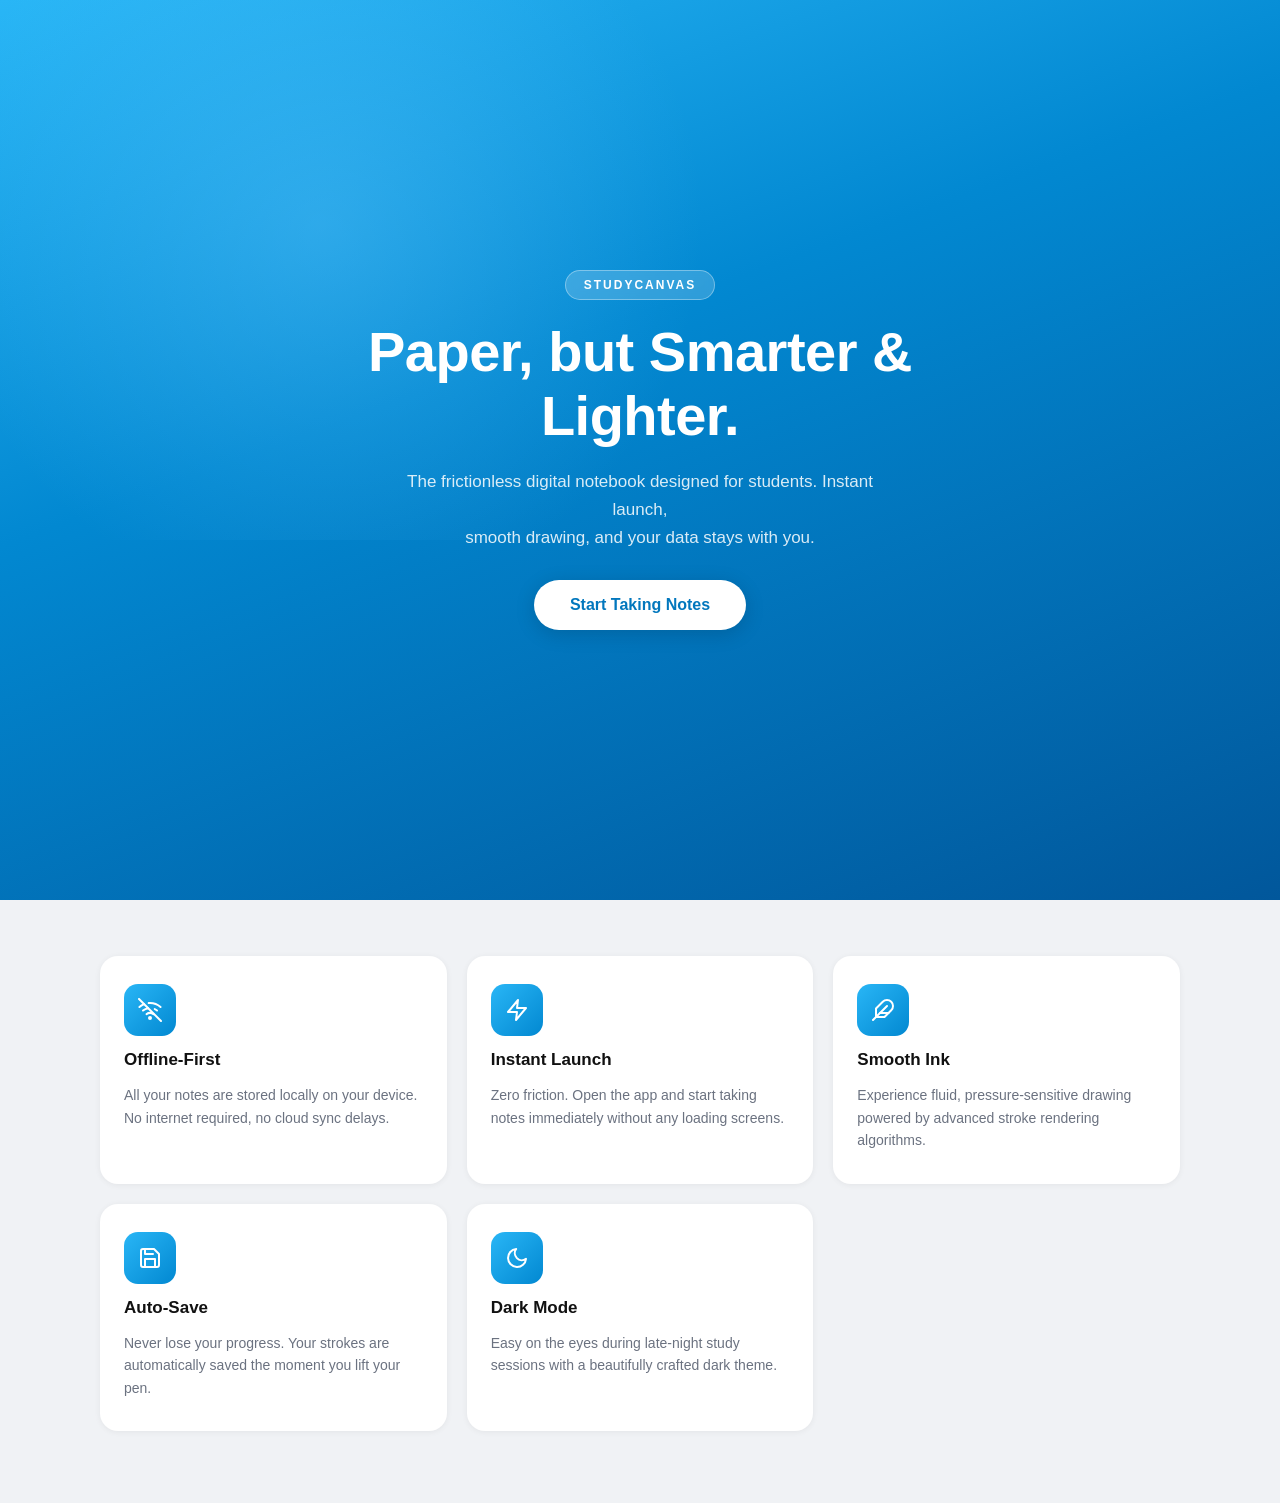
<file: index.html>
<!DOCTYPE html>
<html lang="en">
<head>
  <meta charset="UTF-8" />
  <meta name="viewport" content="width=device-width, initial-scale=1.0" />
  <meta name="google-site-verification" content="56XIlLfXD0IZ2FJd1B_2Cgu5cxth95HndgFNBCx83YY" />
  <title>StudyCanvas – Paper, but Smarter & Lighter</title>
  <link rel="stylesheet" href="styles.css" />
</head>
<body>

  <!-- ===== HERO SECTION ===== -->
  <section class="hero">
    <div class="hero__content">
      <span class="hero__badge">STUDYCANVAS</span>
      <h1 class="hero__title">Paper, but Smarter &amp; Lighter.</h1>
      <p class="hero__subtitle">
        The frictionless digital notebook designed for students. Instant launch,<br />
        smooth drawing, and your data stays with you.
      </p>
      <a href="notes.html" class="hero__cta">Start Taking Notes</a>
    </div>
  </section>

  <!-- ===== FEATURES SECTION ===== -->
  <section class="features">
    <div class="features__grid">

      <div class="feature-card">
        <div class="feature-card__icon">
          <svg xmlns="http://www.w3.org/2000/svg" viewBox="0 0 24 24" fill="none"
               stroke="white" stroke-width="2" stroke-linecap="round" stroke-linejoin="round">
            <line x1="1" y1="1" x2="23" y2="23"/>
            <path d="M16.72 11.06A10.94 10.94 0 0 1 19 12.55"/>
            <path d="M5 12.55a10.94 10.94 0 0 1 5.17-2.39"/>
            <path d="M10.71 5.05A16 16 0 0 1 22.56 9"/>
            <path d="M1.42 9a15.91 15.91 0 0 1 4.7-2.88"/>
            <path d="M8.53 16.11a6 6 0 0 1 6.95 0"/>
            <circle cx="12" cy="20" r="1"/>
          </svg>
        </div>
        <h3 class="feature-card__title">Offline-First</h3>
        <p class="feature-card__desc">
          All your notes are stored locally on your device. No internet required, no cloud sync delays.
        </p>
      </div>

      <div class="feature-card">
        <div class="feature-card__icon">
          <svg xmlns="http://www.w3.org/2000/svg" viewBox="0 0 24 24" fill="none"
               stroke="white" stroke-width="2" stroke-linecap="round" stroke-linejoin="round">
            <polygon points="13 2 3 14 12 14 11 22 21 10 12 10 13 2"/>
          </svg>
        </div>
        <h3 class="feature-card__title">Instant Launch</h3>
        <p class="feature-card__desc">
          Zero friction. Open the app and start taking notes immediately without any loading screens.
        </p>
      </div>

      <div class="feature-card">
        <div class="feature-card__icon">
          <svg xmlns="http://www.w3.org/2000/svg" viewBox="0 0 24 24" fill="none"
               stroke="white" stroke-width="2" stroke-linecap="round" stroke-linejoin="round">
            <path d="M20.24 12.24a6 6 0 0 0-8.49-8.49L5 10.5V19h8.5z"/>
            <line x1="16" y1="8" x2="2" y2="22"/>
            <line x1="17.5" y1="15" x2="9" y2="15"/>
          </svg>
        </div>
        <h3 class="feature-card__title">Smooth Ink</h3>
        <p class="feature-card__desc">
          Experience fluid, pressure-sensitive drawing powered by advanced stroke rendering algorithms.
        </p>
      </div>

      <div class="feature-card">
        <div class="feature-card__icon">
          <svg xmlns="http://www.w3.org/2000/svg" viewBox="0 0 24 24" fill="none"
               stroke="white" stroke-width="2" stroke-linecap="round" stroke-linejoin="round">
            <path d="M19 21H5a2 2 0 0 1-2-2V5a2 2 0 0 1 2-2h11l5 5v11a2 2 0 0 1-2 2z"/>
            <polyline points="17 21 17 13 7 13 7 21"/>
            <polyline points="7 3 7 8 15 8"/>
          </svg>
        </div>
        <h3 class="feature-card__title">Auto-Save</h3>
        <p class="feature-card__desc">
          Never lose your progress. Your strokes are automatically saved the moment you lift your pen.
        </p>
      </div>

      <div class="feature-card">
        <div class="feature-card__icon">
          <svg xmlns="http://www.w3.org/2000/svg" viewBox="0 0 24 24" fill="none"
               stroke="white" stroke-width="2" stroke-linecap="round" stroke-linejoin="round">
            <path d="M21 12.79A9 9 0 1 1 11.21 3 7 7 0 0 0 21 12.79z"/>
          </svg>
        </div>
        <h3 class="feature-card__title">Dark Mode</h3>
        <p class="feature-card__desc">
          Easy on the eyes during late-night study sessions with a beautifully crafted dark theme.
        </p>
      </div>

    </div>
  </section>

  <script src="script.js"></script>
</body>
</html>
</file>
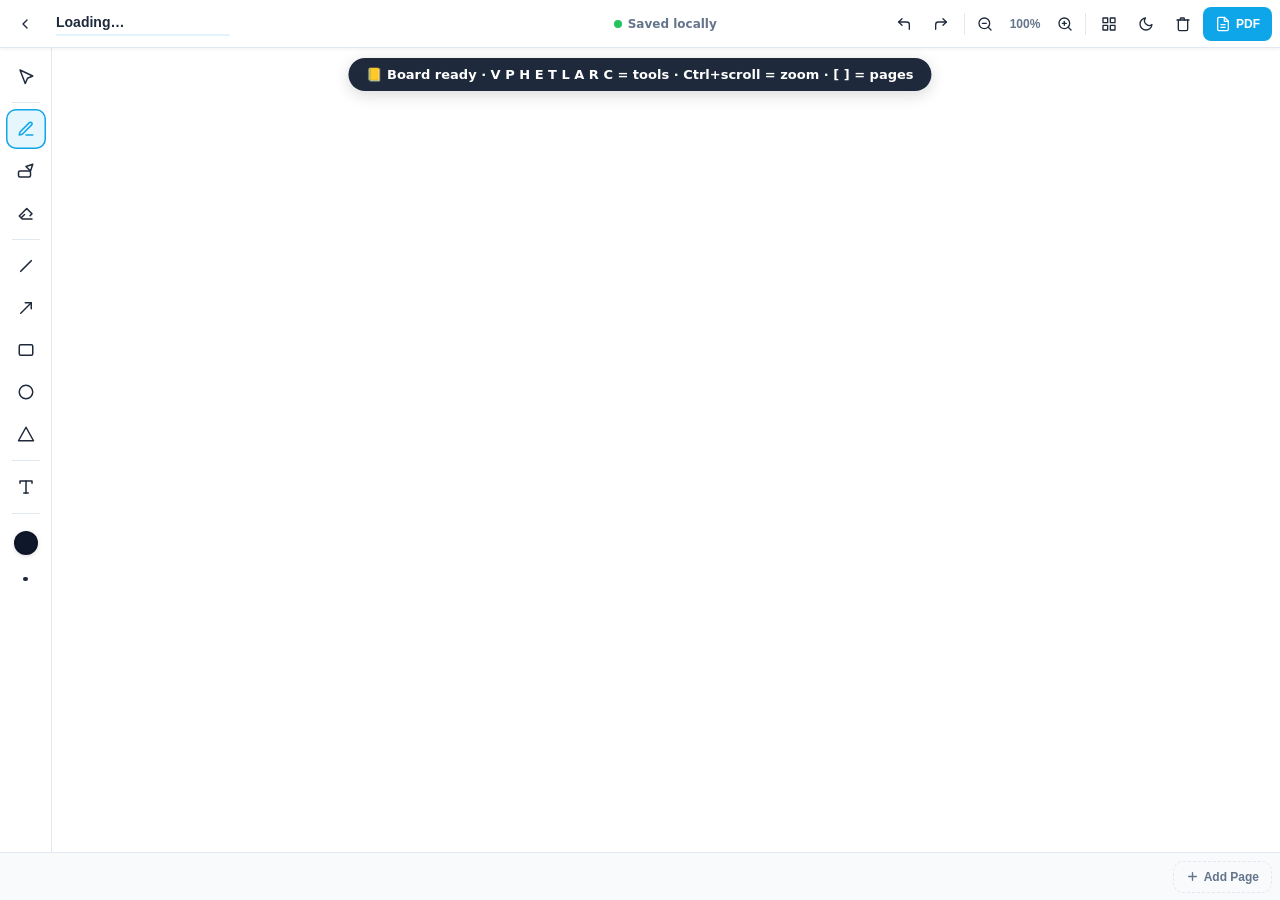
<file: canvas.html>
<!DOCTYPE html>
<html lang="en">
<head>
  <meta charset="UTF-8"/>
  <meta name="viewport" content="width=device-width,initial-scale=1,maximum-scale=1,user-scalable=no"/>
  <title>StudyCanvas Board</title>
  <link rel="stylesheet" href="canvas-styles.css"/>
</head>
<body class="board-light">

<!-- ════════════════════════════════
     TOP BAR
════════════════════════════════ -->
<header class="zb-topbar">
  <div class="zb-topbar__left">
    <button class="zb-tb-btn" id="btn-back" title="Back to Notes" aria-label="Back to Notes">
      <svg viewBox="0 0 24 24"><polyline points="15 18 9 12 15 6"/></svg>
    </button>
    <div class="zb-note-info">
      <input class="zb-title" id="board-title" value="Loading…" spellcheck="false" aria-label="Board title"/>
      <span class="zb-subject-pill" id="subject-pill"></span>
    </div>
  </div>

  <div class="zb-topbar__centre">
    <div class="zb-save-status" id="save-status">
      <span class="zb-save-dot" id="save-dot"></span>
      <span id="save-text">Saved locally</span>
    </div>
  </div>

  <div class="zb-topbar__right">
    <!-- Undo -->
    <button class="zb-tb-btn" id="btn-undo" title="Undo  Ctrl+Z" aria-label="Undo">
      <svg viewBox="0 0 24 24"><polyline points="9 14 4 9 9 4"/><path d="M20 20v-7a4 4 0 0 0-4-4H4"/></svg>
    </button>
    <!-- Redo -->
    <button class="zb-tb-btn" id="btn-redo" title="Redo  Ctrl+Y" aria-label="Redo">
      <svg viewBox="0 0 24 24"><polyline points="15 14 20 9 15 4"/><path d="M4 20v-7a4 4 0 0 1 4-4h12"/></svg>
    </button>

    <div class="zb-sep"></div>

    <!-- Zoom controls -->
    <button class="zb-tb-btn zb-zoom-side" id="btn-zoom-out" title="Zoom Out  Ctrl+−" aria-label="Zoom out">
      <svg viewBox="0 0 24 24"><circle cx="11" cy="11" r="8"/><line x1="21" y1="21" x2="16.65" y2="16.65"/><line x1="8" y1="11" x2="14" y2="11"/></svg>
    </button>
    <button class="zb-zoom-pct" id="btn-zoom-reset" title="Reset Zoom  (double-click)" aria-label="Reset zoom">100%</button>
    <button class="zb-tb-btn zb-zoom-side" id="btn-zoom-in" title="Zoom In  Ctrl+=" aria-label="Zoom in">
      <svg viewBox="0 0 24 24"><circle cx="11" cy="11" r="8"/><line x1="21" y1="21" x2="16.65" y2="16.65"/><line x1="11" y1="8" x2="11" y2="14"/><line x1="8" y1="11" x2="14" y2="11"/></svg>
    </button>

    <div class="zb-sep"></div>

    <!-- Grid toggle -->
    <button class="zb-tb-btn" id="btn-grid" title="Toggle Grid  G" aria-label="Toggle grid">
      <svg viewBox="0 0 24 24"><rect x="3" y="3" width="7" height="7"/><rect x="14" y="3" width="7" height="7"/><rect x="14" y="14" width="7" height="7"/><rect x="3" y="14" width="7" height="7"/></svg>
    </button>

    <!-- Board background toggle (Light ↔ Dark) -->
    <button class="zb-tb-btn" id="btn-theme" title="Switch Board Background" aria-label="Toggle board background">
      <svg viewBox="0 0 24 24"><path d="M21 12.79A9 9 0 1 1 11.21 3 7 7 0 0 0 21 12.79z"/></svg>
    </button>

    <!-- Clear page -->
    <button class="zb-tb-btn zb-danger" id="btn-clear" title="Clear Page" aria-label="Clear current page">
      <svg viewBox="0 0 24 24"><polyline points="3 6 5 6 21 6"/><path d="M19 6v14a2 2 0 0 1-2 2H7a2 2 0 0 1-2-2V6m3 0V4a1 1 0 0 1 1-1h4a1 1 0 0 1 1 1v2"/></svg>
    </button>

    <!-- Export PDF -->
    <button class="zb-tb-btn zb-accent" id="btn-export-pdf" title="Export all pages as PDF" aria-label="Export PDF">
      <svg viewBox="0 0 24 24"><path d="M14 2H6a2 2 0 0 0-2 2v16a2 2 0 0 0 2 2h12a2 2 0 0 0 2-2V8z"/><polyline points="14 2 14 8 20 8"/><line x1="9" y1="13" x2="15" y2="13"/><line x1="9" y1="17" x2="15" y2="17"/></svg>
      PDF
    </button>
  </div>
</header>

<!-- ════════════════════════════════
     WORKSPACE
════════════════════════════════ -->
<div class="zb-workspace">

  <!-- ── LEFT TOOLBAR ── -->
  <aside class="zb-sidebar" role="toolbar" aria-label="Drawing tools">

    <!-- Select -->
    <button class="zb-tool" data-tool="select" title="Select & Move  V" aria-label="Select tool">
      <svg viewBox="0 0 24 24"><path d="M4 4l7 18 3-7 7-3L4 4z"/></svg>
    </button>

    <div class="zb-tool-sep"></div>

    <!-- Pen -->
    <button class="zb-tool active" data-tool="pen" title="Pen  P" aria-label="Pen">
      <svg viewBox="0 0 24 24"><path d="M12 20h9"/><path d="M16.5 3.5a2.121 2.121 0 0 1 3 3L7 19l-4 1 1-4L16.5 3.5z"/></svg>
    </button>
    <!-- Highlighter -->
    <button class="zb-tool" data-tool="highlighter" title="Highlighter  H" aria-label="Highlighter">
      <svg viewBox="0 0 24 24"><rect x="2" y="12" width="16" height="8" rx="2"/><path d="M18 12l3-9-9 3 6 6z"/></svg>
    </button>
    <!-- Eraser -->
    <button class="zb-tool" data-tool="eraser" title="Eraser  E" aria-label="Eraser">
      <svg viewBox="0 0 24 24"><path d="M20 20H7L3 16l10-10 7 7-2.5 2.5"/><path d="M6 18l4-4"/></svg>
    </button>

    <div class="zb-tool-sep"></div>

    <!-- Shapes -->
    <button class="zb-tool" data-tool="line"     title="Line  L"      aria-label="Line"><svg viewBox="0 0 24 24"><line x1="5" y1="19" x2="19" y2="5" stroke-width="2.2"/></svg></button>
    <button class="zb-tool" data-tool="arrow"    title="Arrow  A"     aria-label="Arrow"><svg viewBox="0 0 24 24"><line x1="5" y1="19" x2="19" y2="5"/><polyline points="11 5 19 5 19 13"/></svg></button>
    <button class="zb-tool" data-tool="rect"     title="Rectangle  R" aria-label="Rectangle"><svg viewBox="0 0 24 24"><rect x="3" y="5" width="18" height="14" rx="2"/></svg></button>
    <button class="zb-tool" data-tool="circle"   title="Circle  C"    aria-label="Circle"><svg viewBox="0 0 24 24"><circle cx="12" cy="12" r="9"/></svg></button>
    <button class="zb-tool" data-tool="triangle" title="Triangle"     aria-label="Triangle"><svg viewBox="0 0 24 24"><polygon points="12 3 22 21 2 21"/></svg></button>

    <div class="zb-tool-sep"></div>

    <!-- Text -->
    <button class="zb-tool" data-tool="text" title="Text  T" aria-label="Text">
      <svg viewBox="0 0 24 24"><polyline points="4 7 4 4 20 4 20 7"/><line x1="9" y1="20" x2="15" y2="20"/><line x1="12" y1="4" x2="12" y2="20"/></svg>
    </button>

    <div class="zb-tool-sep"></div>

    <!-- Color chip -->
    <button class="zb-color-chip" id="color-chip" title="Color & Size" aria-label="Open color panel" aria-expanded="false">
      <span class="zb-color-chip-inner" id="color-chip-inner" style="background:#0f172a"></span>
    </button>
    <!-- Size chip -->
    <button class="zb-size-chip" id="size-chip" title="Stroke Size" aria-label="Stroke size">
      <span class="zb-size-dot" id="size-dot"></span>
    </button>

  </aside>

  <!-- ── FLOATING COLOR + SIZE PANEL ── -->
  <div class="zb-cpanel" id="color-panel" role="dialog" aria-label="Color and stroke panel" aria-hidden="true">
    <p class="zb-cpanel-label">Color</p>
    <div class="zb-swatches">
      <button class="zb-sw active" data-color="#0f172a" style="background:#0f172a"                          title="Dark"   aria-label="Dark"></button>
      <button class="zb-sw"        data-color="#ffffff" style="background:#fff;border:1.5px solid #e2e8f0"  title="White"  aria-label="White"></button>
      <button class="zb-sw"        data-color="#ef4444" style="background:#ef4444"                          title="Red"    aria-label="Red"></button>
      <button class="zb-sw"        data-color="#f97316" style="background:#f97316"                          title="Orange" aria-label="Orange"></button>
      <button class="zb-sw"        data-color="#eab308" style="background:#eab308"                          title="Yellow" aria-label="Yellow"></button>
      <button class="zb-sw"        data-color="#22c55e" style="background:#22c55e"                          title="Green"  aria-label="Green"></button>
      <button class="zb-sw"        data-color="#06b6d4" style="background:#06b6d4"                          title="Cyan"   aria-label="Cyan"></button>
      <button class="zb-sw"        data-color="#3b82f6" style="background:#3b82f6"                          title="Blue"   aria-label="Blue"></button>
      <button class="zb-sw"        data-color="#8b5cf6" style="background:#8b5cf6"                          title="Purple" aria-label="Purple"></button>
      <button class="zb-sw"        data-color="#ec4899" style="background:#ec4899"                          title="Pink"   aria-label="Pink"></button>
      <button class="zb-sw"        data-color="#64748b" style="background:#64748b"                          title="Gray"   aria-label="Gray"></button>
      <label  class="zb-sw zb-sw-custom" title="Custom color" aria-label="Custom color">
        <svg viewBox="0 0 24 24"><circle cx="12" cy="12" r="10"/><path d="M12 8v8M8 12h8" stroke-width="2" stroke-linecap="round"/></svg>
        <input type="color" id="custom-color" value="#0f172a" aria-label="Custom color picker"/>
      </label>
    </div>

    <p class="zb-cpanel-label" style="margin-top:12px">Stroke Size</p>
    <div class="zb-size-presets">
      <button class="zb-sz-btn active" data-sz="2"  aria-label="Thin"><span style="width:3px;height:3px"></span></button>
      <button class="zb-sz-btn"        data-sz="5"  aria-label="Medium"><span style="width:7px;height:7px"></span></button>
      <button class="zb-sz-btn"        data-sz="10" aria-label="Thick"><span style="width:12px;height:12px"></span></button>
      <button class="zb-sz-btn"        data-sz="20" aria-label="Extra thick"><span style="width:18px;height:18px"></span></button>
    </div>
    <input type="range" min="1" max="40" value="3" class="zb-size-slider" id="size-slider" aria-label="Stroke size"/>
  </div>

  <!-- ── CANVAS AREA ──
       canvas-outer clips overflow
       canvas-inner is scaled for zoom (transform applied here)
       canvases fill 100% of canvas-inner
  ── -->
  <div class="zb-canvas-wrap" id="canvas-wrap">
    <div class="zb-canvas-outer" id="canvas-outer">
      <div class="zb-canvas-inner" id="canvas-inner">
        <canvas id="grid-canvas"></canvas>
        <canvas id="draw-canvas"></canvas>
        <canvas id="temp-canvas"></canvas>
      </div>
    </div>
    <!-- Text input sits OUTSIDE the inner so it is not scaled -->
    <textarea id="text-box" class="zb-text-box" placeholder="Type…  (Ctrl+Enter to commit)" aria-label="Text input"></textarea>
  </div>

</div>

<!-- ════════════════════════════════
     BOTTOM PAGE BAR
════════════════════════════════ -->
<footer class="zb-pagebar" role="navigation" aria-label="Pages">
  <div class="zb-pagebar-scroll">
    <div class="zb-page-tabs" id="page-tabs"></div>
  </div>
  <button class="zb-add-page" id="btn-add-page" aria-label="Add new page">
    <svg viewBox="0 0 24 24"><line x1="12" y1="5" x2="12" y2="19"/><line x1="5" y1="12" x2="19" y2="12"/></svg>
    Add Page
  </button>
</footer>

<!-- Confirm modal -->
<div class="zb-modal-overlay" id="zb-confirm" role="dialog" aria-modal="true">
  <div class="zb-modal">
    <p class="zb-modal-title" id="conf-title">Confirm</p>
    <p class="zb-modal-body"  id="conf-body"></p>
    <div class="zb-modal-btns">
      <button class="zb-btn-ghost"  id="conf-cancel">Cancel</button>
      <button class="zb-btn-danger" id="conf-ok">Confirm</button>
    </div>
  </div>
</div>

<!-- Toast -->
<div class="zb-toast" id="zb-toast" role="status" aria-live="polite"></div>

<!-- Cursor dot -->
<div class="zb-cursor" id="zb-cursor" aria-hidden="true"></div>

<script src="canvas-script.js"></script>
</body>
</html>
</file>
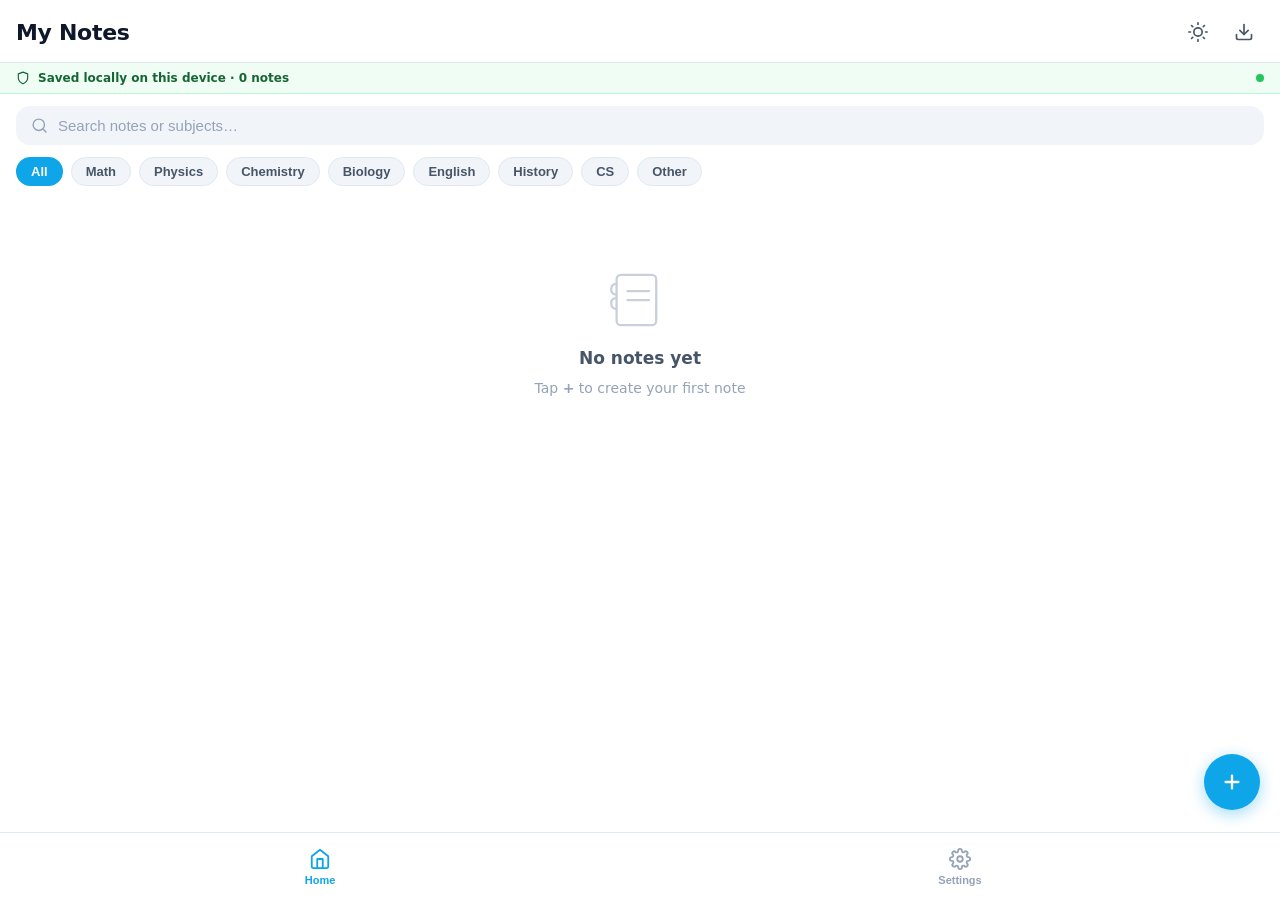
<file: notes.html>
<!DOCTYPE html>
<html lang="en">
<head>
  <meta charset="UTF-8"/>
  <meta name="viewport" content="width=device-width,initial-scale=1"/>
  <title>StudyCanvas – My Notes</title>
  <link rel="stylesheet" href="notes-styles.css"/>
</head>
<body class="light-theme">

<!-- ══════════════ HOME PAGE ══════════════ -->
<div id="page-home" class="page active">

  <!-- Top Bar -->
  <header class="topbar">
    <h1 class="topbar__title">My Notes</h1>
    <div class="topbar__actions">
      <button class="icon-btn" id="theme-toggle" title="Toggle theme" aria-label="Toggle theme">
        <svg viewBox="0 0 24 24"><circle cx="12" cy="12" r="5"/><path d="M12 1v2M12 21v2M4.22 4.22l1.42 1.42M18.36 18.36l1.42 1.42M1 12h2M21 12h2M4.22 19.78l1.42-1.42M18.36 5.64l1.42-1.42"/></svg>
      </button>
      <button class="icon-btn" id="backup-btn" title="Backup & Export" aria-label="Backup options">
        <svg viewBox="0 0 24 24"><path d="M21 15v4a2 2 0 0 1-2 2H5a2 2 0 0 1-2-2v-4"/><polyline points="7 10 12 15 17 10"/><line x1="12" y1="15" x2="12" y2="3"/></svg>
      </button>
    </div>
  </header>

  <!-- Storage Status Bar -->
  <div class="storage-bar" id="storage-bar">
    <svg viewBox="0 0 24 24"><path d="M12 22s8-4 8-10V5l-8-3-8 3v7c0 6 8 10 8 10z"/></svg>
    <span id="storage-text">Saved locally on this device</span>
    <span class="storage-dot saved" id="storage-dot"></span>
  </div>

  <!-- Search -->
  <div class="search-wrap">
    <svg class="search-icon" viewBox="0 0 24 24"><circle cx="11" cy="11" r="8"/><line x1="21" y1="21" x2="16.65" y2="16.65"/></svg>
    <input type="text" class="search-input" id="search-input" placeholder="Search notes or subjects…" aria-label="Search notes"/>
    <button class="search-clear" id="search-clear" aria-label="Clear search" style="display:none">×</button>
  </div>

  <!-- Filter Chips -->
  <div class="filter-chips" id="filter-chips">
    <button class="chip active" data-sub="all">All</button>
    <button class="chip" data-sub="math">Math</button>
    <button class="chip" data-sub="physics">Physics</button>
    <button class="chip" data-sub="chem">Chemistry</button>
    <button class="chip" data-sub="bio">Biology</button>
    <button class="chip" data-sub="english">English</button>
    <button class="chip" data-sub="history">History</button>
    <button class="chip" data-sub="cs">CS</button>
    <button class="chip" data-sub="other">Other</button>
  </div>

  <!-- Notes Grid -->
  <main class="notes-main" id="notes-main">
    <div class="empty-state" id="empty-state" style="display:none">
      <svg viewBox="0 0 80 80" fill="none" stroke="#94a3b8" stroke-width="2.5" stroke-linecap="round" stroke-linejoin="round">
        <rect x="14" y="12" width="44" height="56" rx="5"/>
        <path d="M14 22 Q8 22 8 28 Q8 34 14 34M14 38 Q8 38 8 44 Q8 50 14 50"/>
        <line x1="26" y1="30" x2="50" y2="30"/><line x1="26" y1="40" x2="50" y2="40"/>
      </svg>
      <p class="empty-title">No notes yet</p>
      <p class="empty-sub">Tap <strong>+</strong> to create your first note</p>
    </div>
    <div class="notes-grid" id="notes-grid"></div>
    <button class="load-more-btn" id="load-more" style="display:none">Load more notes</button>
  </main>

  <!-- FAB -->
  <button class="fab" id="fab-btn" aria-label="Create new note" title="New Note">
    <svg viewBox="0 0 24 24"><line x1="12" y1="5" x2="12" y2="19"/><line x1="5" y1="12" x2="19" y2="12"/></svg>
  </button>

  <!-- Bottom Nav -->
  <nav class="bottom-nav" role="navigation" aria-label="Main navigation">
    <button class="nav-item active" data-page="home" aria-label="Home">
      <svg viewBox="0 0 24 24"><path d="M3 9l9-7 9 7v11a2 2 0 0 1-2 2H5a2 2 0 0 1-2-2z"/><polyline points="9 22 9 12 15 12 15 22"/></svg>
      <span>Home</span>
    </button>
    <button class="nav-item" data-page="settings" aria-label="Settings">
      <svg viewBox="0 0 24 24"><circle cx="12" cy="12" r="3"/><path d="M19.4 15a1.65 1.65 0 0 0 .33 1.82l.06.06a2 2 0 0 1-2.83 2.83l-.06-.06a1.65 1.65 0 0 0-1.82-.33 1.65 1.65 0 0 0-1 1.51V21a2 2 0 0 1-4 0v-.09A1.65 1.65 0 0 0 9 19.4a1.65 1.65 0 0 0-1.82.33l-.06.06a2 2 0 0 1-2.83-2.83l.06-.06A1.65 1.65 0 0 0 4.68 15a1.65 1.65 0 0 0-1.51-1H3a2 2 0 0 1 0-4h.09A1.65 1.65 0 0 0 4.6 9a1.65 1.65 0 0 0-.33-1.82l-.06-.06a2 2 0 0 1 2.83-2.83l.06.06A1.65 1.65 0 0 0 9 4.68a1.65 1.65 0 0 0 1-1.51V3a2 2 0 0 1 4 0v.09a1.65 1.65 0 0 0 1 1.51 1.65 1.65 0 0 0 1.82-.33l.06-.06a2 2 0 0 1 2.83 2.83l-.06.06A1.65 1.65 0 0 0 19.4 9a1.65 1.65 0 0 0 1.51 1H21a2 2 0 0 1 0 4h-.09a1.65 1.65 0 0 0-1.51 1z"/></svg>
      <span>Settings</span>
    </button>
  </nav>
</div>

<!-- ══════════════ SETTINGS PAGE ══════════════ -->
<div id="page-settings" class="page">
  <header class="topbar topbar--settings">
    <button class="icon-btn back-btn" id="settings-back" aria-label="Back">
      <svg viewBox="0 0 24 24"><polyline points="15 18 9 12 15 6"/></svg>
    </button>
    <h1 class="topbar__title">Settings</h1>
  </header>

  <main class="settings-main">

    <p class="settings-label">APPEARANCE</p>
    <div class="settings-card">
      <p class="settings-card__title">Theme</p>
      <p class="settings-card__sub">Choose your preferred theme</p>
      <div class="radio-group">
        <label class="radio-item"><input type="radio" name="theme" value="light" checked/><span class="radio-custom"></span>Light</label>
        <label class="radio-item"><input type="radio" name="theme" value="dark"/><span class="radio-custom"></span>Dark</label>
        <label class="radio-item"><input type="radio" name="theme" value="system"/><span class="radio-custom"></span>System Auto</label>
      </div>
    </div>

    <div class="settings-card" style="margin-top:10px">
      <p class="settings-card__title">Text Size</p>
      <p class="settings-card__sub">Adjust app text size (affects notes list)</p>
      <div class="text-size-row">
        <span class="text-size-label" style="font-size:12px">A</span>
        <input type="range" min="12" max="20" value="15" id="text-size-slider" class="settings-slider" aria-label="Text size"/>
        <span class="text-size-label" style="font-size:20px">A</span>
        <span class="text-size-val" id="text-size-val">15px</span>
      </div>
    </div>

    <p class="settings-label">DRAWING</p>
    <div class="settings-card">
      <div class="settings-row">
        <div>
          <p class="settings-card__title">Default Pen Width</p>
          <p class="settings-card__sub">New boards start with this width (<span id="pen-label">3</span>px)</p>
        </div>
        <button class="reset-btn" id="pen-reset" aria-label="Reset pen width">Reset</button>
      </div>
      <div class="slider-row">
        <svg viewBox="0 0 24 24" class="slider-icon"><path d="M12 19l7-7 3 3-7 7-3-3z"/><path d="M18 13l-1.5-7.5L2 2l3.5 14.5L13 18l5-5z"/></svg>
        <input type="range" min="1" max="20" value="3" id="pen-slider" class="settings-slider" aria-label="Pen width"/>
      </div>
    </div>

    <p class="settings-label">DATA & BACKUP</p>

    <!-- Storage info card -->
    <div class="settings-card info-card" id="storage-info-card">
      <div class="settings-row">
        <div>
          <p class="settings-card__title">Local Storage</p>
          <p class="settings-card__sub" id="storage-detail">Calculating…</p>
        </div>
        <svg viewBox="0 0 24 24" style="width:22px;height:22px;stroke:#22c55e;fill:none;stroke-width:2;stroke-linecap:round"><path d="M12 22s8-4 8-10V5l-8-3-8 3v7c0 6 8 10 8 10z"/></svg>
      </div>
    </div>

    <div class="settings-card" style="margin-top:10px">
      <p class="settings-card__title">Export Backup</p>
      <p class="settings-card__sub">Download all your notes as a JSON backup file</p>
      <button class="action-btn action-btn--primary" id="export-json-btn" style="margin-top:12px">
        <svg viewBox="0 0 24 24"><path d="M21 15v4a2 2 0 0 1-2 2H5a2 2 0 0 1-2-2v-4"/><polyline points="7 10 12 15 17 10"/><line x1="12" y1="15" x2="12" y2="3"/></svg>
        Export JSON Backup
      </button>
    </div>

    <div class="settings-card" style="margin-top:10px">
      <p class="settings-card__title">Restore Backup</p>
      <p class="settings-card__sub">Import a previously exported JSON backup file</p>
      <label class="action-btn action-btn--secondary" style="margin-top:12px;cursor:pointer">
        <svg viewBox="0 0 24 24"><path d="M21 15v4a2 2 0 0 1-2 2H5a2 2 0 0 1-2-2v-4"/><polyline points="17 8 12 3 7 8"/><line x1="12" y1="3" x2="12" y2="15"/></svg>
        Import JSON Backup
        <input type="file" id="import-json-input" accept=".json" style="display:none"/>
      </label>
    </div>

    <div class="settings-card danger-card" style="margin-top:10px">
      <div class="settings-row">
        <div>
          <p class="settings-card__title">Clear All Data</p>
          <p class="settings-card__sub">Permanently delete all notes from this device</p>
        </div>
        <button class="danger-btn" id="clear-btn">Clear</button>
      </div>
    </div>

    <p class="settings-label">ABOUT</p>
    <div class="settings-card">
      <div class="settings-row">
        <div class="about-row">
          <svg viewBox="0 0 24 24" class="about-icon"><circle cx="12" cy="12" r="10"/><line x1="12" y1="8" x2="12" y2="12"/><line x1="12" y1="16" x2="12.01" y2="16"/></svg>
          <div>
            <p class="settings-card__title">StudyCanvas</p>
            <p class="settings-card__sub">The frictionless digital notebook · v2.0.0</p>
          </div>
        </div>
      </div>
    </div>

  </main>

  <nav class="bottom-nav" role="navigation">
    <button class="nav-item" data-page="home" aria-label="Home">
      <svg viewBox="0 0 24 24"><path d="M3 9l9-7 9 7v11a2 2 0 0 1-2 2H5a2 2 0 0 1-2-2z"/><polyline points="9 22 9 12 15 12 15 22"/></svg>
      <span>Home</span>
    </button>
    <button class="nav-item active" data-page="settings" aria-label="Settings">
      <svg viewBox="0 0 24 24"><circle cx="12" cy="12" r="3"/><path d="M19.4 15a1.65 1.65 0 0 0 .33 1.82l.06.06a2 2 0 0 1-2.83 2.83l-.06-.06a1.65 1.65 0 0 0-1.82-.33 1.65 1.65 0 0 0-1 1.51V21a2 2 0 0 1-4 0v-.09A1.65 1.65 0 0 0 9 19.4a1.65 1.65 0 0 0-1.82.33l-.06.06a2 2 0 0 1-2.83-2.83l.06-.06A1.65 1.65 0 0 0 4.68 15a1.65 1.65 0 0 0-1.51-1H3a2 2 0 0 1 0-4h.09A1.65 1.65 0 0 0 4.6 9a1.65 1.65 0 0 0-.33-1.82l-.06-.06a2 2 0 0 1 2.83-2.83l.06.06A1.65 1.65 0 0 0 9 4.68a1.65 1.65 0 0 0 1-1.51V3a2 2 0 0 1 4 0v.09a1.65 1.65 0 0 0 1 1.51 1.65 1.65 0 0 0 1.82-.33l.06-.06a2 2 0 0 1 2.83 2.83l-.06.06A1.65 1.65 0 0 0 19.4 9a1.65 1.65 0 0 0 1.51 1H21a2 2 0 0 1 0 4h-.09a1.65 1.65 0 0 0-1.51 1z"/></svg>
      <span>Settings</span>
    </button>
  </nav>
</div>

<!-- ══════════════ NEW NOTE MODAL ══════════════ -->
<div class="modal-overlay" id="new-note-modal" role="dialog" aria-modal="true" aria-labelledby="nn-modal-title">
  <div class="modal-box new-note-box">
    <p class="modal-box__title" id="nn-modal-title">✏️ New Note</p>
    <input class="modal-input" id="nn-title" type="text" placeholder="Note title…" maxlength="60" aria-label="Note title"/>
    <p class="modal-box__label">Choose Subject</p>
    <div class="subject-grid">
      <button class="subject-chip" data-sid="math"    style="--cc:#ef4444">Math</button>
      <button class="subject-chip" data-sid="physics" style="--cc:#f97316">Physics</button>
      <button class="subject-chip" data-sid="chem"    style="--cc:#eab308">Chemistry</button>
      <button class="subject-chip" data-sid="bio"     style="--cc:#22c55e">Biology</button>
      <button class="subject-chip" data-sid="english" style="--cc:#3b82f6">English</button>
      <button class="subject-chip" data-sid="history" style="--cc:#8b5cf6">History</button>
      <button class="subject-chip" data-sid="cs"      style="--cc:#06b6d4">CS</button>
      <button class="subject-chip active" data-sid="other" style="--cc:#64748b">Other</button>
    </div>
    <div class="modal-box__actions">
      <button class="modal-btn-cancel" id="nn-cancel">Cancel</button>
      <button class="modal-btn-confirm" id="nn-create">Open Board →</button>
    </div>
  </div>
</div>

<!-- ══════════════ DELETE CONFIRM ══════════════ -->
<div class="modal-overlay" id="delete-modal" role="dialog" aria-modal="true">
  <div class="modal-box">
    <p class="modal-box__title">🗑️ Delete Note?</p>
    <p class="modal-box__sub">"<span id="del-note-name"></span>" will be permanently deleted from this device.</p>
    <div class="modal-box__actions">
      <button class="modal-btn-cancel" id="del-cancel">Cancel</button>
      <button class="modal-btn-confirm modal-btn-danger" id="del-confirm">Delete</button>
    </div>
  </div>
</div>

<!-- ══════════════ CLEAR ALL CONFIRM ══════════════ -->
<div class="modal-overlay" id="clear-modal" role="dialog" aria-modal="true">
  <div class="modal-box">
    <p class="modal-box__title">⚠️ Clear All Data?</p>
    <p class="modal-box__sub">All notes and drawings will be permanently deleted. Export a backup first!</p>
    <div class="modal-box__actions">
      <button class="modal-btn-cancel" id="modal-cancel">Cancel</button>
      <button class="modal-btn-confirm modal-btn-danger" id="modal-confirm">Delete All</button>
    </div>
  </div>
</div>

<!-- ══════════════ BACKUP MENU ══════════════ -->
<div class="modal-overlay" id="backup-modal" role="dialog" aria-modal="true" aria-labelledby="bk-title">
  <div class="modal-box backup-box">
    <p class="modal-box__title" id="bk-title">📦 Backup & Export</p>
    <p class="modal-box__sub">Your data stays on this device. Export to keep it safe.</p>
    <div class="backup-options">
      <button class="backup-opt-btn" id="bk-json">
        <svg viewBox="0 0 24 24"><path d="M14 2H6a2 2 0 0 0-2 2v16a2 2 0 0 0 2 2h12a2 2 0 0 0 2-2V8z"/><polyline points="14 2 14 8 20 8"/></svg>
        <span class="backup-opt-label">Export JSON</span>
        <span class="backup-opt-sub">All notes as backup file</span>
      </button>
      <label class="backup-opt-btn" style="cursor:pointer">
        <svg viewBox="0 0 24 24"><path d="M21 15v4a2 2 0 0 1-2 2H5a2 2 0 0 1-2-2v-4"/><polyline points="17 8 12 3 7 8"/><line x1="12" y1="3" x2="12" y2="15"/></svg>
        <span class="backup-opt-label">Import JSON</span>
        <span class="backup-opt-sub">Restore from backup file</span>
        <input type="file" id="bk-import-input" accept=".json" style="display:none"/>
      </label>
    </div>
    <button class="modal-btn-cancel" id="bk-close" style="margin-top:14px;width:100%">Close</button>
  </div>
</div>

<!-- Toast -->
<div class="sc-toast" id="sc-toast" role="status" aria-live="polite"></div>

<script src="notes-script.js"></script>
</body>
</html>
</file>
<file: styles.css>
/* ============================================================
   RESET & BASE
   =========================================================== */
*, *::before, *::after {
  box-sizing: border-box;
  margin: 0;
  padding: 0;
}

html {
  scroll-behavior: smooth;
}

body {
  font-family: -apple-system, BlinkMacSystemFont, 'Segoe UI', Roboto, Helvetica, Arial, sans-serif;
  background-color: #f0f2f5;
  color: #111;
  min-height: 100vh;
}

/* ============================================================
   HERO SECTION
   ============================================================ */
.hero {
  min-height: 100vh;
  background: linear-gradient(160deg, #29b6f6 0%, #0288d1 40%, #01579b 100%);
  display: flex;
  align-items: center;
  justify-content: center;
  text-align: center;
  padding: 80px 24px;
  position: relative;
  overflow: hidden;
}

/* Subtle radial light in upper-left (matches screenshot) */
.hero::before {
  content: '';
  position: absolute;
  top: -10%;
  left: -10%;
  width: 70%;
  height: 70%;
  background: radial-gradient(circle, rgba(100, 200, 255, 0.35) 0%, transparent 70%);
  pointer-events: none;
}

.hero__content {
  position: relative;
  z-index: 1;
  max-width: 680px;
  display: flex;
  flex-direction: column;
  align-items: center;
  gap: 20px;
}

/* Badge pill */
.hero__badge {
  display: inline-block;
  background: rgba(255, 255, 255, 0.18);
  border: 1px solid rgba(255, 255, 255, 0.35);
  color: #fff;
  font-size: 12px;
  font-weight: 600;
  letter-spacing: 2px;
  padding: 7px 18px;
  border-radius: 50px;
  backdrop-filter: blur(4px);
  text-transform: uppercase;
}

/* Main heading */
.hero__title {
  font-size: clamp(36px, 6vw, 56px);
  font-weight: 800;
  color: #fff;
  line-height: 1.15;
  letter-spacing: -0.5px;
}

/* Sub-text */
.hero__subtitle {
  font-size: clamp(15px, 2vw, 17px);
  color: rgba(255, 255, 255, 0.85);
  line-height: 1.65;
  max-width: 520px;
}

/* CTA button */
.hero__cta {
  display: inline-block;
  margin-top: 8px;
  background: #fff;
  color: #0277bd;
  font-size: 16px;
  font-weight: 700;
  text-decoration: none;
  padding: 16px 36px;
  border-radius: 50px;
  transition: transform 0.2s ease, box-shadow 0.2s ease;
  box-shadow: 0 4px 20px rgba(0, 0, 0, 0.15);
}

.hero__cta:hover {
  transform: translateY(-2px);
  box-shadow: 0 8px 28px rgba(0, 0, 0, 0.2);
}

.hero__cta:active {
  transform: translateY(0);
  box-shadow: 0 4px 14px rgba(0, 0, 0, 0.15);
}

/* ============================================================
   FEATURES SECTION
   ============================================================ */
.features {
  background: #f0f2f5;
  padding: 56px 24px 72px;
}

.features__grid {
  max-width: 1080px;
  margin: 0 auto;
  display: grid;
  grid-template-columns: repeat(3, 1fr);
  grid-template-rows: auto auto;
  gap: 20px;
}

/* Second row: 2 cards centred */
.feature-card:nth-child(4) {
  grid-column: 1 / 2;
}
.feature-card:nth-child(5) {
  grid-column: 2 / 3;
}

/* ============================================================
   FEATURE CARD
   ============================================================ */
.feature-card {
  background: #fff;
  border-radius: 18px;
  padding: 28px 24px 32px;
  display: flex;
  flex-direction: column;
  gap: 14px;
  box-shadow: 0 1px 6px rgba(0, 0, 0, 0.06);
  transition: box-shadow 0.25s ease, transform 0.25s ease;
}

.feature-card:hover {
  box-shadow: 0 6px 24px rgba(0, 0, 0, 0.1);
  transform: translateY(-3px);
}

/* Blue icon box */
.feature-card__icon {
  width: 52px;
  height: 52px;
  background: linear-gradient(135deg, #29b6f6, #0288d1);
  border-radius: 14px;
  display: flex;
  align-items: center;
  justify-content: center;
  flex-shrink: 0;
}

.feature-card__icon svg {
  width: 24px;
  height: 24px;
}

.feature-card__title {
  font-size: 17px;
  font-weight: 700;
  color: #111;
  line-height: 1.2;
}

.feature-card__desc {
  font-size: 14px;
  color: #6b7280;
  line-height: 1.6;
}

/* ============================================================
   RESPONSIVE
   ============================================================ */
@media (max-width: 720px) {
  .features__grid {
    grid-template-columns: 1fr;
  }

  .feature-card:nth-child(4),
  .feature-card:nth-child(5) {
    grid-column: auto;
  }
}

@media (min-width: 721px) and (max-width: 900px) {
  .features__grid {
    grid-template-columns: repeat(2, 1fr);
  }

  .feature-card:nth-child(4),
  .feature-card:nth-child(5) {
    grid-column: auto;
  }
}
</file>
<file: canvas-styles.css>
/* ============================================================
   StudyCanvas – canvas-styles.css  v2.1
   Fixes: zoom transform · board-dark on wrap · light default
   ============================================================ */

*,*::before,*::after{box-sizing:border-box;margin:0;padding:0}
html,body{width:100%;height:100%;overflow:hidden;-webkit-font-smoothing:antialiased}

/* ── THEME TOKENS (light default) ── */
:root{
  --tb-bg:      #ffffff;
  --tb-border:  #e2e8f0;
  --tb-text:    #1e293b;
  --tb-muted:   #64748b;
  --tb-hover:   #f1f5f9;
  --tb-active:  rgba(14,165,233,.1);
  --accent:     #0ea5e9;
  --danger:     #ef4444;
  --success:    #22c55e;
  --pgbar-bg:   #f8fafc;
  --panel-bg:   #ffffff;
  --panel-bdr:  #e2e8f0;
  --sz-dot-c:   #1e293b;

  /* Board (canvas) defaults — LIGHT */
  --canvas-bg:  #ffffff;
  --grid-clr:   rgba(0,0,0,0.07);

  --topbar-h:   48px;
  --sidebar-w:  52px;
  --pagebar-h:  48px;
}

body{
  font-family:-apple-system,BlinkMacSystemFont,'Segoe UI',system-ui,sans-serif;
  font-size:13px;color:var(--tb-text);
  display:flex;flex-direction:column;height:100dvh;
}

/* ════════════════════════════
   TOP BAR
════════════════════════════ */
.zb-topbar{
  display:flex;align-items:center;
  height:var(--topbar-h);min-height:var(--topbar-h);
  background:var(--tb-bg);
  border-bottom:1px solid var(--tb-border);
  padding:0 8px;gap:4px;
  z-index:20;flex-shrink:0;
  box-shadow:0 1px 4px rgba(0,0,0,.06);
}
.zb-topbar__left {display:flex;align-items:center;gap:8px;flex:1;min-width:0}
.zb-topbar__centre{flex:1;display:flex;justify-content:center;align-items:center}
.zb-topbar__right {display:flex;align-items:center;gap:3px;flex-shrink:0}

.zb-note-info{display:flex;flex-direction:column;gap:1px;min-width:0}
.zb-title{
  background:none;border:none;outline:none;
  font-size:14px;font-weight:700;color:var(--tb-text);
  max-width:180px;padding:3px 6px;border-radius:6px;
  white-space:nowrap;overflow:hidden;text-overflow:ellipsis;
  transition:background .15s;
}
.zb-title:focus{background:var(--tb-hover)}

.zb-subject-pill{
  font-size:10px;font-weight:700;letter-spacing:.06em;
  padding:1px 8px;border-radius:50px;
  background:rgba(14,165,233,.12);color:var(--accent);
  text-transform:uppercase;white-space:nowrap;margin-left:6px;
}

/* Save status */
.zb-save-status{
  display:flex;align-items:center;gap:6px;
  font-size:12px;font-weight:600;color:var(--tb-muted);
}
.zb-save-dot{
  width:8px;height:8px;border-radius:50%;
  background:var(--success);flex-shrink:0;transition:background .3s;
}
.zb-save-dot.saving{background:#f59e0b;animation:blink 1s infinite}
@keyframes blink{0%,100%{opacity:1}50%{opacity:.3}}

/* Toolbar buttons */
.zb-tb-btn{
  display:flex;align-items:center;justify-content:center;gap:5px;
  min-width:34px;height:34px;padding:0 6px;
  background:none;border:none;border-radius:8px;
  color:var(--tb-text);cursor:pointer;
  transition:background .12s,color .12s,transform .08s;
  flex-shrink:0;
}
.zb-tb-btn svg{width:16px;height:16px;fill:none;stroke:currentColor;stroke-width:2;stroke-linecap:round;stroke-linejoin:round}
.zb-tb-btn:hover {background:var(--tb-hover)}
.zb-tb-btn:active{transform:scale(.88)}
.zb-tb-btn.active{background:var(--tb-active);color:var(--accent)}

.zb-danger{transition:background .12s,color .12s}
.zb-danger:hover{background:rgba(239,68,68,.1)!important;color:var(--danger)!important}

.zb-accent{
  background:var(--accent);color:#fff;
  font-size:12px;font-weight:700;padding:0 12px;
  border-radius:8px;
}
.zb-accent:hover{opacity:.85;background:var(--accent)!important;color:#fff!important}
.zb-accent svg{stroke:#fff!important}

.zb-zoom-side{min-width:28px;width:28px}
.zb-zoom-pct{
  background:none;border:none;
  font-size:12px;font-weight:700;color:var(--tb-muted);
  padding:4px 6px;border-radius:6px;cursor:pointer;
  min-width:46px;text-align:center;
  transition:background .12s,color .12s;
}
.zb-zoom-pct:hover{background:var(--tb-hover);color:var(--tb-text)}

.zb-sep{width:1px;height:22px;background:var(--tb-border);margin:0 3px;flex-shrink:0}

/* ════════════════════════════
   WORKSPACE
════════════════════════════ */
.zb-workspace{display:flex;flex:1;overflow:hidden;position:relative}

/* ── LEFT SIDEBAR ── */
.zb-sidebar{
  width:var(--sidebar-w);min-width:var(--sidebar-w);
  background:var(--tb-bg);
  border-right:1px solid var(--tb-border);
  display:flex;flex-direction:column;
  align-items:center;padding:8px 0;gap:2px;
  overflow-y:auto;overflow-x:hidden;
  z-index:15;flex-shrink:0;
}
.zb-sidebar::-webkit-scrollbar{display:none}

.zb-tool{
  width:40px;height:40px;
  display:flex;align-items:center;justify-content:center;
  background:none;border:none;border-radius:10px;
  color:var(--tb-text);cursor:pointer;
  transition:background .12s,color .12s,transform .08s;
}
.zb-tool svg{width:18px;height:18px;fill:none;stroke:currentColor;stroke-width:2;stroke-linecap:round;stroke-linejoin:round}
.zb-tool:hover {background:var(--tb-hover)}
.zb-tool:active{transform:scale(.86)}
.zb-tool.active{
  background:var(--tb-active);color:var(--accent);
  box-shadow:inset 0 0 0 1.5px var(--accent);
}

.zb-tool-sep{width:28px;height:1px;background:var(--tb-border);margin:4px 0;flex-shrink:0}

.zb-color-chip{
  width:38px;height:38px;
  display:flex;align-items:center;justify-content:center;
  background:none;border:none;cursor:pointer;
  border-radius:10px;transition:background .12s;margin-top:4px;
}
.zb-color-chip:hover{background:var(--tb-hover)}
.zb-color-chip-inner{
  width:24px;height:24px;border-radius:50%;
  border:2.5px solid rgba(0,0,0,.12);
  box-shadow:0 1px 4px rgba(0,0,0,.15);
  display:block;transition:background .15s;
}

.zb-size-chip{
  width:38px;height:30px;
  display:flex;align-items:center;justify-content:center;
  background:none;border:none;cursor:pointer;
  border-radius:8px;transition:background .12s;
}
.zb-size-chip:hover{background:var(--tb-hover)}
.zb-size-dot{
  border-radius:50%;background:var(--sz-dot-c);
  display:block;width:6px;height:6px;
  transition:width .15s,height .15s;
}

/* ── FLOATING COLOR PANEL ── */
.zb-cpanel{
  position:absolute;
  left:calc(var(--sidebar-w) + 8px);
  bottom:calc(var(--pagebar-h) + 8px);
  background:var(--panel-bg);
  border:1px solid var(--panel-bdr);
  border-radius:16px;padding:14px;
  width:226px;
  box-shadow:0 8px 32px rgba(0,0,0,.14);
  z-index:50;display:none;
  opacity:0;transform:translateX(-8px);
  transition:opacity .18s,transform .18s;
}
.zb-cpanel.open   {display:block}
.zb-cpanel.visible{opacity:1;transform:translateX(0)}

.zb-cpanel-label{
  font-size:10.5px;font-weight:700;letter-spacing:.07em;
  color:var(--tb-muted);text-transform:uppercase;margin-bottom:8px;
}

.zb-swatches{display:grid;grid-template-columns:repeat(6,1fr);gap:6px;margin-bottom:4px}
.zb-sw{
  width:28px;height:28px;border-radius:50%;
  border:2px solid transparent;cursor:pointer;
  transition:transform .12s,box-shadow .12s;
}
.zb-sw:hover{transform:scale(1.2)}
.zb-sw.active{box-shadow:0 0 0 2.5px var(--panel-bg),0 0 0 4px var(--accent)}

.zb-sw-custom{
  background:conic-gradient(red,yellow,lime,cyan,blue,magenta,red);
  display:flex;align-items:center;justify-content:center;
  position:relative;overflow:hidden;cursor:pointer;
}
.zb-sw-custom svg{width:12px;height:12px;fill:none;stroke:rgba(0,0,0,.5);stroke-width:2;position:relative;z-index:1;pointer-events:none}
.zb-sw-custom input{opacity:0;position:absolute;inset:0;cursor:pointer}

.zb-size-presets{display:flex;gap:8px;margin-bottom:10px}
.zb-sz-btn{
  width:34px;height:34px;
  display:flex;align-items:center;justify-content:center;
  background:var(--tb-hover);border:none;border-radius:8px;
  cursor:pointer;color:var(--tb-text);
  transition:background .12s,box-shadow .12s;
}
.zb-sz-btn span{border-radius:50%;background:currentColor;display:block}
.zb-sz-btn:hover {background:var(--tb-active)}
.zb-sz-btn.active{background:var(--tb-active);box-shadow:inset 0 0 0 1.5px var(--accent)}

.zb-size-slider{
  -webkit-appearance:none;width:100%;height:4px;
  border-radius:4px;outline:none;cursor:pointer;
  background:linear-gradient(to right,var(--accent) 0%,var(--accent) 20%,var(--panel-bdr) 20%);
}
.zb-size-slider::-webkit-slider-thumb{
  -webkit-appearance:none;width:18px;height:18px;
  border-radius:50%;background:var(--accent);
  box-shadow:0 1px 5px rgba(14,165,233,.35);cursor:pointer;
}
.zb-size-slider::-moz-range-thumb{
  width:18px;height:18px;border-radius:50%;
  background:var(--accent);border:none;cursor:pointer;
}

/* ════════════════════════════
   CANVAS AREA  — ZOOM STRUCTURE
   
   .zb-canvas-wrap   → full available space, overflow hidden, clip
   .zb-canvas-outer  → same size, overflow hidden (clip zoomed canvas)
   .zb-canvas-inner  → CSS transform: scale(zoom) applied here
   canvases          → fill canvas-inner
════════════════════════════ */
.zb-canvas-wrap{
  position:relative;flex:1;overflow:hidden;
}

.zb-canvas-outer{
  position:absolute;inset:0;
  overflow:hidden;
  /* Board background colour lives here so it fills the whole area */
  background:var(--canvas-bg);
  transition:background .3s;
}

/* ★ BOARD BACKGROUND TOGGLE
   When JS adds .board-dark to .zb-canvas-outer, this kicks in */
.zb-canvas-outer.board-dark{
  background:#1a1d27;
}

.zb-canvas-inner{
  position:absolute;
  width:100%;height:100%;
  transform-origin:top left;
  /* transform: scale(n) set by JS */
  cursor:crosshair;
  will-change:transform;
}

#grid-canvas,#draw-canvas,#temp-canvas{
  position:absolute;top:0;left:0;width:100%;height:100%;
}
#grid-canvas{z-index:0;pointer-events:none}
#draw-canvas{z-index:1}
#temp-canvas{z-index:2;pointer-events:none}

/* Text box — outside canvas-inner so it stays at screen coordinates */
.zb-text-box{
  position:absolute;z-index:10;
  background:transparent;border:none;
  outline:2px dashed var(--accent);
  outline-offset:3px;border-radius:4px;
  color:inherit;resize:none;overflow:hidden;
  min-width:120px;min-height:36px;
  padding:4px 8px;display:none;
  caret-color:var(--accent);line-height:1.5;
  font-family:-apple-system,BlinkMacSystemFont,'Segoe UI',system-ui,sans-serif;
}

/* Cursor (screen-space, outside canvas-inner) */
.zb-cursor{
  position:fixed;pointer-events:none;z-index:9999;
  border-radius:50%;transform:translate(-50%,-50%);
  transition:width .07s,height .07s;
}

/* ════════════════════════════
   PAGE BAR
════════════════════════════ */
.zb-pagebar{
  display:flex;align-items:center;
  height:var(--pagebar-h);min-height:var(--pagebar-h);
  background:var(--pgbar-bg);
  border-top:1px solid var(--tb-border);
  padding:0 8px;gap:6px;z-index:15;flex-shrink:0;
}
.zb-pagebar-scroll{flex:1;overflow-x:auto;overflow-y:hidden}
.zb-pagebar-scroll::-webkit-scrollbar{height:3px}
.zb-pagebar-scroll::-webkit-scrollbar-thumb{background:var(--tb-border);border-radius:4px}
.zb-page-tabs{display:flex;align-items:center;gap:4px;padding:4px 0}

.zb-page-tab{
  display:flex;align-items:center;gap:6px;
  height:32px;padding:0 12px;
  background:var(--tb-hover);
  border:1.5px solid transparent;border-radius:10px;
  color:var(--tb-muted);font-size:12px;font-weight:600;
  cursor:pointer;white-space:nowrap;flex-shrink:0;
  transition:all .15s;
}
.zb-page-tab:hover{background:var(--tb-hover);color:var(--tb-text)}
.zb-page-tab.active{
  background:rgba(14,165,233,.1);
  border-color:var(--accent);color:var(--accent);
}
.zb-page-tab__thumb{
  width:28px;height:20px;border-radius:3px;
  object-fit:cover;background:rgba(0,0,0,.05);flex-shrink:0;
}
.zb-page-tab-del{
  width:18px;height:18px;border:none;background:none;
  color:var(--tb-muted);cursor:pointer;border-radius:4px;
  font-size:15px;line-height:1;
  display:flex;align-items:center;justify-content:center;
  transition:background .12s,color .12s;
}
.zb-page-tab-del:hover{background:rgba(239,68,68,.15);color:var(--danger)}

.zb-add-page{
  display:flex;align-items:center;gap:5px;
  height:32px;padding:0 12px;
  border:1.5px dashed var(--tb-border);
  background:none;border-radius:10px;
  color:var(--tb-muted);font-size:12px;font-weight:700;
  cursor:pointer;flex-shrink:0;
  transition:border-color .15s,color .15s;
}
.zb-add-page svg{width:13px;height:13px;fill:none;stroke:currentColor;stroke-width:2.5;stroke-linecap:round}
.zb-add-page:hover{border-color:var(--accent);color:var(--accent)}

/* ════════════════════════════
   MODAL
════════════════════════════ */
.zb-modal-overlay{
  position:fixed;inset:0;background:rgba(0,0,0,.4);
  display:flex;align-items:center;justify-content:center;
  z-index:500;opacity:0;pointer-events:none;transition:opacity .2s;
}
.zb-modal-overlay.open{opacity:1;pointer-events:all}
.zb-modal{
  background:var(--panel-bg);border:1px solid var(--panel-bdr);
  border-radius:18px;padding:28px 24px 22px;
  width:88%;max-width:320px;text-align:center;
  transform:scale(.9);transition:transform .2s;
  box-shadow:0 8px 32px rgba(0,0,0,.15);
}
.zb-modal-overlay.open .zb-modal{transform:scale(1)}
.zb-modal-title{font-size:17px;font-weight:700;margin-bottom:8px;color:var(--tb-text)}
.zb-modal-body {font-size:13px;color:var(--tb-muted);margin-bottom:22px}
.zb-modal-btns {display:flex;gap:10px}
.zb-btn-ghost{
  flex:1;padding:11px;border-radius:10px;
  border:1px solid var(--tb-border);background:none;
  color:var(--tb-text);font-size:14px;font-weight:600;cursor:pointer;
  transition:background .15s;
}
.zb-btn-ghost:hover{background:var(--tb-hover)}
.zb-btn-danger{
  flex:1;padding:11px;border-radius:10px;
  border:none;background:var(--danger);
  color:#fff;font-size:14px;font-weight:700;cursor:pointer;
  transition:opacity .15s;
}
.zb-btn-danger:hover{opacity:.85}

/* ════════════════════════════
   TOAST
════════════════════════════ */
.zb-toast{
  position:fixed;top:calc(var(--topbar-h) + 10px);left:50%;
  transform:translateX(-50%) translateY(-6px);
  background:var(--tb-text);color:var(--panel-bg);
  font-size:13px;font-weight:600;
  padding:9px 18px;border-radius:50px;
  opacity:0;pointer-events:none;z-index:400;
  transition:opacity .22s,transform .22s;white-space:nowrap;
  box-shadow:0 4px 16px rgba(0,0,0,.15);
}
.zb-toast.show{opacity:1;transform:translateX(-50%) translateY(0)}

/* ════════════════════════════
   MOBILE
════════════════════════════ */
@media(max-width:600px){
  .zb-sidebar{
    position:fixed;bottom:var(--pagebar-h);left:0;right:0;
    width:100%;height:52px;min-width:unset;
    flex-direction:row;
    border-right:none;border-top:1px solid var(--tb-border);
    padding:4px 8px;gap:1px;
    overflow-x:auto;overflow-y:hidden;z-index:20;
  }
  .zb-tool-sep{width:1px;height:28px;margin:0 2px}
  .zb-cpanel{bottom:calc(var(--pagebar-h) + 56px);left:8px}
  :root{--sidebar-w:0px}
}
</file>
<file: notes-styles.css>
/* ============================================================
   StudyCanvas – notes-styles.css
   Light theme default · Material 3 · Accessible
   ============================================================ */

*, *::before, *::after { box-sizing: border-box; margin: 0; padding: 0; }
html { -webkit-font-smoothing: antialiased; }
html, body { height: 100%; }

/* ── LIGHT THEME (default) ── */
body.light-theme {
  --bg:          #ffffff;
  --bg2:         #f8fafc;
  --bg3:         #f1f5f9;
  --text1:       #0f172a;
  --text2:       #475569;
  --text3:       #94a3b8;
  --border:      #e2e8f0;
  --card-bg:     #ffffff;
  --card-border: #e2e8f0;
  --search-bg:   #f1f5f9;
  --nav-bg:      #ffffff;
  --nav-border:  #e2e8f0;
  --accent:      #0ea5e9;
  --accent-dark: #0284c7;
  --accent-bg:   #e0f2fe;
  --success:     #22c55e;
  --danger:      #ef4444;
  --chip-bg:     #f1f5f9;
  --chip-active-bg: #0ea5e9;
  --chip-active-text: #ffffff;
  --save-bar:    #f0fdf4;
  --save-border: #bbf7d0;
}

/* ── DARK THEME ── */
body.dark-theme {
  --bg:          #0f172a;
  --bg2:         #1e293b;
  --bg3:         #334155;
  --text1:       #f1f5f9;
  --text2:       #94a3b8;
  --text3:       #64748b;
  --border:      #334155;
  --card-bg:     #1e293b;
  --card-border: #334155;
  --search-bg:   #1e293b;
  --nav-bg:      #0f172a;
  --nav-border:  #334155;
  --accent:      #38bdf8;
  --accent-dark: #0ea5e9;
  --accent-bg:   #0c4a6e;
  --success:     #4ade80;
  --danger:      #f87171;
  --chip-bg:     #334155;
  --chip-active-bg: #38bdf8;
  --chip-active-text: #0f172a;
  --save-bar:    #052e16;
  --save-border: #166534;
}

body {
  font-family: -apple-system, BlinkMacSystemFont, 'Segoe UI', system-ui, sans-serif;
  font-size: var(--app-text-size, 15px);
  background: var(--bg);
  color: var(--text1);
  transition: background .25s, color .25s;
}

/* ── PAGES ── */
.page { display: none; flex-direction: column; height: 100dvh; overflow: hidden; }
.page.active { display: flex; }

/* ── TOP BAR ── */
.topbar {
  display: flex;
  align-items: center;
  justify-content: space-between;
  padding: 12px 16px 10px;
  background: var(--bg);
  border-bottom: 1px solid var(--border);
  flex-shrink: 0;
  transition: background .25s, border-color .25s;
}
.topbar--settings { justify-content: flex-start; gap: 12px; }

.topbar__title {
  font-size: 22px;
  font-weight: 700;
  color: var(--text1);
  letter-spacing: -.3px;
}
.topbar__actions { display: flex; gap: 6px; align-items: center; }

.icon-btn {
  width: 40px; height: 40px;
  background: none; border: none; border-radius: 50%;
  display: flex; align-items: center; justify-content: center;
  cursor: pointer; color: var(--text2);
  transition: background .15s, color .15s;
}
.icon-btn svg { width: 20px; height: 20px; fill: none; stroke: currentColor; stroke-width: 2; stroke-linecap: round; stroke-linejoin: round; }
.icon-btn:hover { background: var(--bg3); color: var(--text1); }
.back-btn { margin-left: -8px; }

/* ── STORAGE STATUS BAR ── */
.storage-bar {
  display: flex;
  align-items: center;
  gap: 8px;
  padding: 8px 16px;
  background: var(--save-bar);
  border-bottom: 1px solid var(--save-border);
  font-size: 12px;
  font-weight: 600;
  color: #166534;
  flex-shrink: 0;
  transition: background .25s;
}
body.dark-theme .storage-bar { color: #4ade80; }
.storage-bar svg { width: 14px; height: 14px; fill: none; stroke: currentColor; stroke-width: 2; stroke-linecap: round; stroke-linejoin: round; flex-shrink: 0; }
.storage-dot { width: 8px; height: 8px; border-radius: 50%; margin-left: auto; flex-shrink: 0; }
.storage-dot.saved  { background: #22c55e; }
.storage-dot.saving { background: #f59e0b; animation: pulse 1s infinite; }
@keyframes pulse { 0%,100% { opacity: 1; } 50% { opacity: .4; } }

/* ── SEARCH ── */
.search-wrap {
  display: flex;
  align-items: center;
  gap: 10px;
  margin: 12px 16px 8px;
  background: var(--search-bg);
  border-radius: 14px;
  padding: 10px 14px;
  flex-shrink: 0;
  border: 1.5px solid transparent;
  transition: border-color .2s, background .25s;
}
.search-wrap:focus-within { border-color: var(--accent); }
.search-icon { width: 17px; height: 17px; fill: none; stroke: var(--text3); stroke-width: 2; stroke-linecap: round; flex-shrink: 0; }
.search-input { flex: 1; background: none; border: none; outline: none; font-size: 15px; color: var(--text1); }
.search-input::placeholder { color: var(--text3); }
.search-clear { background: none; border: none; color: var(--text3); font-size: 18px; cursor: pointer; padding: 0 2px; }

/* ── FILTER CHIPS ── */
.filter-chips {
  display: flex;
  gap: 8px;
  padding: 4px 16px 8px;
  overflow-x: auto;
  flex-shrink: 0;
}
.filter-chips::-webkit-scrollbar { display: none; }
.chip {
  display: inline-flex;
  align-items: center;
  padding: 6px 14px;
  border-radius: 50px;
  border: 1.5px solid var(--border);
  background: var(--chip-bg);
  color: var(--text2);
  font-size: 13px;
  font-weight: 600;
  cursor: pointer;
  white-space: nowrap;
  transition: all .15s;
  flex-shrink: 0;
}
.chip:hover { border-color: var(--accent); color: var(--accent); }
.chip.active { background: var(--chip-active-bg); color: var(--chip-active-text); border-color: transparent; }

/* ── NOTES MAIN ── */
.notes-main { flex: 1; overflow-y: auto; padding: 10px 16px 120px; }
.notes-main::-webkit-scrollbar { width: 4px; }
.notes-main::-webkit-scrollbar-thumb { background: var(--border); border-radius: 4px; }

.notes-grid {
  display: grid;
  grid-template-columns: 1fr 1fr;
  gap: 12px;
}
@media (min-width: 600px) { .notes-grid { grid-template-columns: repeat(3, 1fr); } }
@media (min-width: 900px) { .notes-grid { grid-template-columns: repeat(4, 1fr); } }

/* ── NOTE CARD ── */
.note-card {
  background: var(--card-bg);
  border: 1px solid var(--card-border);
  border-radius: 18px;
  overflow: hidden;
  cursor: pointer;
  transition: transform .18s, box-shadow .18s;
  box-shadow: 0 1px 4px rgba(0,0,0,.05);
}
.note-card:hover { transform: translateY(-3px); box-shadow: 0 6px 20px rgba(0,0,0,.1); }

.note-card__thumb {
  width: 100%;
  height: 80px;
  overflow: hidden;
  position: relative;
  background: var(--bg3);
}
.note-card__thumb img { width: 100%; height: 100%; object-fit: cover; display: block; }
.note-card__thumb-empty { width: 100%; height: 100%; }

.note-card__actions {
  position: absolute; top: 6px; right: 6px;
  display: flex; gap: 4px;
  opacity: 0; transition: opacity .15s;
}
.note-card:hover .note-card__actions,
.note-card:focus-within .note-card__actions { opacity: 1; }

.nca-btn {
  width: 30px; height: 30px;
  border: none; border-radius: 8px;
  font-size: 13px; cursor: pointer;
  background: rgba(255,255,255,.95);
  box-shadow: 0 2px 8px rgba(0,0,0,.15);
  transition: transform .12s;
  display: flex; align-items: center; justify-content: center;
}
body.dark-theme .nca-btn { background: rgba(30,41,59,.95); }
.nca-btn:hover { transform: scale(1.1); }

.note-card__body { padding: 10px 12px 13px; }
.note-card__sub {
  display: inline-block;
  font-size: 10px; font-weight: 700; letter-spacing: .06em;
  padding: 2px 8px; border-radius: 50px; margin-bottom: 5px;
  text-transform: uppercase;
}
.note-card__title {
  font-size: 14px; font-weight: 600; color: var(--text1);
  margin-bottom: 3px; white-space: nowrap;
  overflow: hidden; text-overflow: ellipsis;
}
.note-card__meta { font-size: 11px; color: var(--text3); }

/* ── EMPTY STATE ── */
.empty-state {
  display: flex; flex-direction: column; align-items: center; justify-content: center;
  padding: 60px 20px; gap: 12px; text-align: center;
}
.empty-state svg { width: 72px; height: 72px; opacity: .5; }
.empty-title { font-size: 17px; font-weight: 600; color: var(--text2); }
.empty-sub { font-size: 14px; color: var(--text3); }

/* Load more */
.load-more-btn {
  display: block; width: 100%; margin-top: 16px;
  padding: 14px; border: 1.5px dashed var(--border);
  background: none; border-radius: 14px;
  font-size: 14px; font-weight: 600; color: var(--text2);
  cursor: pointer; transition: border-color .15s, color .15s;
}
.load-more-btn:hover { border-color: var(--accent); color: var(--accent); }

/* ── FAB ── */
.fab {
  position: fixed;
  bottom: 90px; right: 20px;
  width: 56px; height: 56px;
  border-radius: 50%; border: none;
  background: var(--accent);
  color: #fff; cursor: pointer;
  display: flex; align-items: center; justify-content: center;
  box-shadow: 0 4px 16px rgba(14,165,233,.4);
  transition: transform .2s, box-shadow .2s;
  z-index: 50;
}
.fab svg { width: 22px; height: 22px; fill: none; stroke: currentColor; stroke-width: 2.5; stroke-linecap: round; }
.fab:hover { transform: scale(1.08); box-shadow: 0 8px 24px rgba(14,165,233,.5); }
.fab:active { transform: scale(.94); }

/* ── BOTTOM NAV ── */
.bottom-nav {
  position: fixed; bottom: 0; left: 0; right: 0;
  display: flex; height: 68px;
  background: var(--nav-bg);
  border-top: 1px solid var(--nav-border);
  z-index: 40;
  transition: background .25s, border-color .25s;
}
.nav-item {
  flex: 1; display: flex; flex-direction: column;
  align-items: center; justify-content: center; gap: 4px;
  background: none; border: none; cursor: pointer;
  color: var(--text3); font-size: 11px; font-weight: 600;
  transition: color .2s;
}
.nav-item svg { width: 22px; height: 22px; fill: none; stroke: currentColor; stroke-width: 2; stroke-linecap: round; stroke-linejoin: round; }
.nav-item.active { color: var(--accent); }

/* ── SETTINGS ── */
.settings-main {
  flex: 1; overflow-y: auto;
  padding: 16px 16px 100px;
}
.settings-label {
  font-size: 11px; font-weight: 700; letter-spacing: .08em;
  color: var(--text3); text-transform: uppercase;
  margin: 20px 4px 8px;
}
.settings-label:first-child { margin-top: 4px; }

.settings-card {
  background: var(--card-bg);
  border: 1px solid var(--card-border);
  border-radius: 16px;
  padding: 16px;
  transition: background .25s, border-color .25s;
}
.settings-row { display: flex; align-items: center; justify-content: space-between; gap: 12px; }
.settings-card__title { font-size: 15px; font-weight: 600; color: var(--text1); }
.settings-card__sub { font-size: 13px; color: var(--text2); margin-top: 2px; }

.radio-group { display: flex; flex-direction: column; gap: 14px; margin-top: 14px; }
.radio-item { display: flex; align-items: center; gap: 12px; font-size: 15px; color: var(--text1); cursor: pointer; }
.radio-item input[type="radio"] { display: none; }
.radio-custom {
  width: 20px; height: 20px; border-radius: 50%;
  border: 2px solid var(--border); flex-shrink: 0;
  transition: border-color .2s;
}
.radio-item input:checked + .radio-custom {
  border-color: var(--accent);
  background: var(--accent);
  box-shadow: inset 0 0 0 3px var(--card-bg);
}

/* Sliders */
.slider-row { display: flex; align-items: center; gap: 10px; margin-top: 14px; }
.slider-icon { width: 18px; height: 18px; fill: none; stroke: var(--text3); stroke-width: 2; stroke-linecap: round; flex-shrink: 0; }
.settings-slider {
  -webkit-appearance: none; flex: 1; height: 4px;
  border-radius: 4px; outline: none; cursor: pointer;
  background: linear-gradient(to right, var(--accent) 0%, var(--accent) 30%, var(--border) 30%);
}
.settings-slider::-webkit-slider-thumb {
  -webkit-appearance: none;
  width: 20px; height: 20px; border-radius: 50%;
  background: var(--accent);
  box-shadow: 0 2px 6px rgba(14,165,233,.35); cursor: pointer;
}
.settings-slider::-moz-range-thumb {
  width: 20px; height: 20px; border-radius: 50%;
  background: var(--accent); border: none;
  box-shadow: 0 2px 6px rgba(14,165,233,.35); cursor: pointer;
}

.text-size-row {
  display: flex; align-items: center; gap: 10px; margin-top: 12px;
}
.text-size-label { color: var(--text2); font-weight: 600; flex-shrink: 0; }
.text-size-val { font-size: 12px; color: var(--text3); min-width: 30px; text-align: right; flex-shrink: 0; }

.reset-btn {
  background: var(--bg3); border: 1px solid var(--border);
  color: var(--text2); font-size: 12px; font-weight: 700;
  padding: 6px 14px; border-radius: 8px; cursor: pointer;
  transition: background .15s; flex-shrink: 0;
}
.reset-btn:hover { background: var(--border); }

/* Action buttons */
.action-btn {
  display: inline-flex; align-items: center; gap: 8px;
  padding: 12px 18px; border-radius: 12px; border: none;
  font-size: 14px; font-weight: 600; cursor: pointer;
  transition: opacity .15s;
}
.action-btn svg { width: 16px; height: 16px; fill: none; stroke: currentColor; stroke-width: 2; stroke-linecap: round; stroke-linejoin: round; }
.action-btn--primary { background: var(--accent); color: #fff; }
.action-btn--secondary { background: var(--bg3); color: var(--text1); border: 1px solid var(--border); }
.action-btn:hover { opacity: .85; }

.danger-card { border-color: #fca5a5; }
body.dark-theme .danger-card { border-color: #7f1d1d; }
.danger-btn {
  background: var(--danger); color: #fff;
  border: none; border-radius: 50px;
  padding: 8px 18px; font-size: 14px; font-weight: 700;
  cursor: pointer; flex-shrink: 0; transition: opacity .15s;
}
.danger-btn:hover { opacity: .85; }

/* Info card */
.info-card { background: var(--accent-bg); border-color: transparent; }

.about-row { display: flex; align-items: center; gap: 12px; }
.about-icon { width: 22px; height: 22px; fill: none; stroke: var(--accent); stroke-width: 2; stroke-linecap: round; flex-shrink: 0; }

/* ── MODALS ── */
.modal-overlay {
  position: fixed; inset: 0;
  background: rgba(0,0,0,.45);
  display: flex; align-items: center; justify-content: center;
  z-index: 200; opacity: 0; pointer-events: none;
  transition: opacity .2s;
}
.modal-overlay.show { opacity: 1; pointer-events: all; }

.modal-box {
  background: var(--bg);
  border-radius: 20px;
  padding: 28px 24px 22px;
  width: 90%; max-width: 360px;
  text-align: center;
  transform: scale(.9);
  transition: transform .2s;
  max-height: 90dvh; overflow-y: auto;
}
.modal-overlay.show .modal-box { transform: scale(1); }

.modal-box__title { font-size: 18px; font-weight: 700; color: var(--text1); margin-bottom: 8px; }
.modal-box__sub { font-size: 14px; color: var(--text2); margin-bottom: 20px; line-height: 1.5; }
.modal-box__label { font-size: 11px; font-weight: 700; color: var(--text3); text-transform: uppercase; letter-spacing: .06em; margin-bottom: 10px; text-align: left; }
.modal-box__actions { display: flex; gap: 10px; margin-top: 16px; }
.modal-btn-cancel {
  flex: 1; padding: 13px; border-radius: 12px;
  border: 1.5px solid var(--border); background: none;
  color: var(--text1); font-size: 15px; font-weight: 600; cursor: pointer;
  transition: background .15s;
}
.modal-btn-cancel:hover { background: var(--bg3); }
.modal-btn-confirm {
  flex: 1; padding: 13px; border-radius: 12px;
  border: none; background: var(--accent);
  color: #fff; font-size: 15px; font-weight: 700; cursor: pointer;
  transition: opacity .15s;
}
.modal-btn-confirm:hover { opacity: .85; }
.modal-btn-danger { background: var(--danger) !important; }

/* New note modal */
.new-note-box { text-align: left; max-width: 400px; }
.modal-input {
  width: 100%; border: 1.5px solid var(--border);
  border-radius: 12px; padding: 12px 14px;
  font-size: 16px; background: var(--bg);
  color: var(--text1); outline: none;
  margin: 10px 0 16px;
  transition: border-color .2s;
}
.modal-input:focus { border-color: var(--accent); }

.subject-grid { display: grid; grid-template-columns: repeat(4, 1fr); gap: 8px; margin-bottom: 8px; }
.subject-chip {
  border: 1.5px solid var(--cc, #64748b);
  color: var(--cc, #64748b);
  background: transparent; border-radius: 10px;
  padding: 8px 4px; font-size: 11.5px; font-weight: 700;
  cursor: pointer; transition: all .15s;
}
.subject-chip.active { background: var(--cc, #64748b); color: #fff; }

/* Backup modal */
.backup-box { text-align: left; max-width: 340px; }
.backup-options { display: flex; flex-direction: column; gap: 10px; margin-top: 16px; }
.backup-opt-btn {
  display: flex; align-items: center; gap: 14px;
  padding: 14px 16px; border-radius: 14px;
  border: 1.5px solid var(--border); background: var(--bg2);
  cursor: pointer; text-align: left; transition: border-color .15s, background .15s;
  width: 100%;
}
.backup-opt-btn:hover { border-color: var(--accent); background: var(--accent-bg); }
.backup-opt-btn svg { width: 22px; height: 22px; fill: none; stroke: var(--accent); stroke-width: 2; stroke-linecap: round; stroke-linejoin: round; flex-shrink: 0; }
.backup-opt-label { font-size: 15px; font-weight: 700; color: var(--text1); display: block; }
.backup-opt-sub { font-size: 12px; color: var(--text3); display: block; margin-top: 2px; }

/* ── TOAST ── */
.sc-toast {
  position: fixed; bottom: 80px; left: 50%;
  transform: translateX(-50%) translateY(10px);
  background: var(--text1); color: var(--bg);
  font-size: 13px; font-weight: 600;
  padding: 10px 20px; border-radius: 50px;
  opacity: 0; pointer-events: none; z-index: 500;
  transition: opacity .25s, transform .25s;
  white-space: nowrap;
  box-shadow: 0 4px 16px rgba(0,0,0,.2);
}
.sc-toast.show { opacity: 1; transform: translateX(-50%) translateY(0); }
</file>
